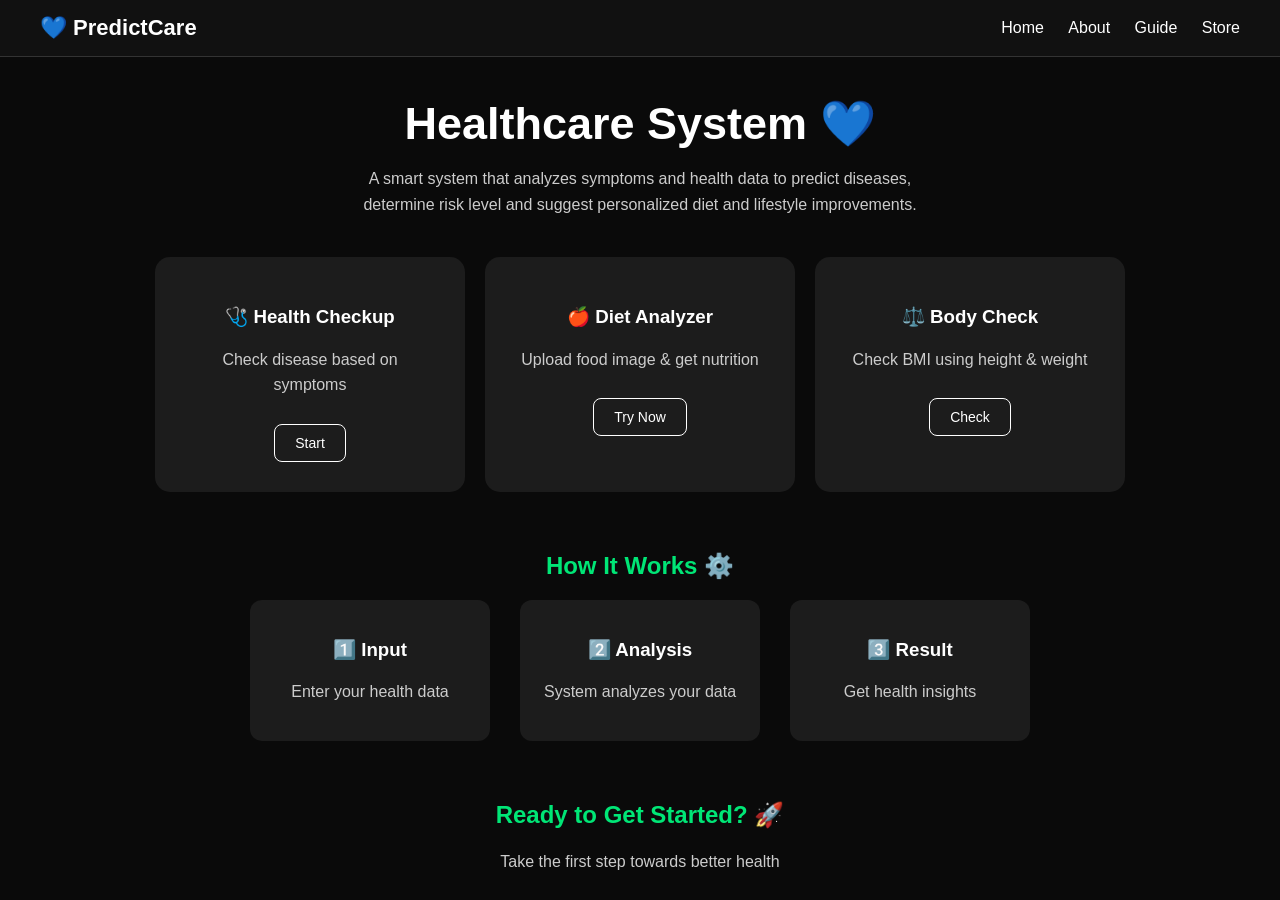
<file: index.html>
<!DOCTYPE html>
<html lang="en">
<head>
<meta charset="UTF-8">
<title>Healthcare System</title>
<link rel="stylesheet" href="style.css">
</head>
<body>

<!-- ============ NAVBAR ============ -->
<div class="navbar">
    <div class="logo" onclick="showPage('home')">💙 PredictCare</div>
    <div class="nav-links">
        <a onclick="showPage('home')">Home</a>
        <a onclick="showPage('about')">About</a>
        <a onclick="showPage('guide')">Guide</a>
        <a onclick="showPage('store')">Store</a>
    </div>
</div>

<!-- ============ HOME ============ -->
<div id="home" class="page active">
    <div class="main">
        <h1>Healthcare System 💙</h1>
        <p>
            A smart system that analyzes symptoms and health data to predict diseases,<br>
            determine risk level and suggest personalized diet and lifestyle improvements.
        </p>
    </div>

    <div class="cards">
        <div class="box">
            <h3>🩺 Health Checkup</h3>
            <p>Check disease based on symptoms</p>
            <button onclick="showPage('health')">Start</button>
        </div>
        <div class="box">
            <h3>🍎 Diet Analyzer</h3>
            <p>Upload food image &amp; get nutrition</p>
            <button onclick="showPage('diet')">Try Now</button>
        </div>
        <div class="box">
            <h3>⚖️ Body Check</h3>
            <p>Check BMI using height &amp; weight</p>
            <button onclick="showPage('bmi')">Check</button>
        </div>
    </div>

    <div class="section">
        <h2>How It Works ⚙️</h2>
        <div class="steps">
            <div class="step"><h3>1️⃣ Input</h3><p>Enter your health data</p></div>
            <div class="step"><h3>2️⃣ Analysis</h3><p>System analyzes your data</p></div>
            <div class="step"><h3>3️⃣ Result</h3><p>Get health insights</p></div>
        </div>
    </div>

    <div class="section">
        <h2>Ready to Get Started? 🚀</h2>
        <p>Take the first step towards better health</p>
    </div>
</div>

<!-- ============ ABOUT ============ -->
<div id="about" class="page">
    <div class="container">
        <h1>About my Healthcare System</h1>
        <p>
            This project is a smart healthcare platform designed to help users understand their health
            using simple inputs like symptoms, food images, and body measurements.
            It uses logical models and AI-based concepts to generate useful health insights.
        </p>

        <h2>🚀 Features</h2>
        <div class="info-box">
            <h3>🩺 Health Checkup</h3>
            <p>Analyze symptoms and predict possible diseases with risk level and suggestions.</p>
        </div>
        <div class="info-box">
            <h3>🍎 Diet Analyzer</h3>
            <p>Upload food images and get nutrition details like protein, carbs, fiber, and calories.</p>
        </div>
        <div class="info-box">
            <h3>⚖️ Body Check (BMI)</h3>
            <p>Check your BMI using height and weight and get personalized suggestions.</p>
        </div>

        <h2>⚙️ How It Works</h2>
        <ul>
            <li>User enters data (symptoms, food, body details)</li>
            <li>System analyzes inputs using logic</li>
            <li>Predictions and suggestions are generated</li>
            <li>User gets easy-to-understand results</li>
        </ul>

        <h2>💻 Technologies Used</h2>
        <ul>
            <li>Python (Flask)</li>
            <li>HTML, CSS</li>
            <li>Basic AI Logic</li>
        </ul>

        <h2>🎯 Purpose</h2>
        <p>
            The main goal of this project is to make health awareness simple and accessible.
            It helps users take early steps towards better health by understanding their body.
        </p>
    </div>
</div>

<!-- ============ GUIDE ============ -->
<div id="guide" class="page">
    <div class="container">
        <h1>📖 User Guide</h1>
        <p>This guide will help you understand how to use each feature of the Healthcare System step by step.</p>

        <h2>🩺 Health Checkup Guide</h2>
        <div class="info-box">
            <p>👉 Enter your age</p>
            <p>👉 Select symptoms (like fever, headache, etc.)</p>
            <p>👉 Choose duration of symptoms</p>
            <p>👉 Click <b>Analyze</b></p>
            <p>👉 Get disease prediction, risk level &amp; suggestions</p>
        </div>

        <h2>🍎 Diet Analyzer Guide</h2>
        <div class="info-box">
            <p>👉 Upload food image</p>
            <p>👉 Select food type from dropdown</p>
            <p>👉 Click <b>Analyze Food</b></p>
            <p>👉 Get nutrition details (protein, carbs, fiber, calories)</p>
            <p>👉 Get diet suggestions</p>
        </div>

        <h2>⚖️ Body Check (BMI) Guide</h2>
        <div class="info-box">
            <p>👉 Enter your height (in cm)</p>
            <p>👉 Enter your weight (in kg)</p>
            <p>👉 Click <b>Check BMI</b></p>
            <p>👉 Get BMI value + health category</p>
            <p>👉 Receive fitness suggestions</p>
        </div>

        <h2>💡 Tips for Best Results</h2>
        <ul>
            <li>✔ Enter correct data for accurate results</li>
            <li>✔ Select appropriate symptoms</li>
            <li>✔ Choose correct food type</li>
            <li>✔ Use this system for awareness, not medical diagnosis</li>
        </ul>

        <h2>⚠️ Important Note</h2>
        <p>
            This system provides predictions based on logic and AI concepts. It is not a substitute for professional medical advice.
            Always consult a doctor for serious health conditions.
        </p>
    </div>
</div>

<!-- ============ STORE ============ -->
<div id="store" class="page">
    <h1 style="text-align:center; margin-top:30px;">🛒 Smart Health Store</h1>
    <div class="store-container">
        <div class="card"><h3>🍎 Apple</h3><p>Rich in fiber and antioxidants. Helps improve digestion and supports heart health.</p><p><b>Recommended:</b> Daily consumption for immunity boost 💪</p></div>
        <div class="card"><h3>🍌 Banana</h3><p>Provides instant energy and contains potassium which helps in muscle function.</p><p><b>Recommended:</b> Before or after workout ⚡</p></div>
        <div class="card"><h3>🥛 Milk</h3><p>High in calcium and protein. Strengthens bones and teeth.</p><p><b>Recommended:</b> Daily for strong bones 🦴</p></div>
        <div class="card"><h3>🍗 Chicken</h3><p>Excellent source of protein for muscle growth and body repair.</p><p><b>Recommended:</b> For gym and strength 💪</p></div>
        <div class="card"><h3>💧 Water</h3><p>Essential for hydration, detoxification and proper body functioning.</p><p><b>Recommended:</b> 2-3 liters daily 🚰</p></div>
        <div class="card"><h3>🥕 Carrot</h3><p>Rich in vitamin A which improves eyesight and skin health.</p><p><b>Recommended:</b> For glowing skin ✨</p></div>
        <div class="card"><h3>🍊 Orange</h3><p>Loaded with vitamin C which boosts immunity and fights infections.</p><p><b>Recommended:</b> During cold &amp; flu 🤧</p></div>
        <div class="card"><h3>🥬 Spinach</h3><p>Rich in iron and nutrients that improve blood and energy levels.</p><p><b>Recommended:</b> For weakness and anemia 🩸</p></div>
        <div class="card"><h3>🥚 Eggs</h3><p>High-quality protein source for muscle repair and brain health.</p><p><b>Recommended:</b> Daily breakfast 🍳</p></div>
        <div class="card"><h3>🧃 Fresh Juice</h3><p>Provides vitamins and keeps the body hydrated and refreshed.</p><p><b>Recommended:</b> Morning detox 🌞</p></div>
        <div class="card"><h3>🥜 Dry Fruits</h3><p>Loaded with energy, vitamins and minerals for overall body strength.</p><p><b>Recommended:</b> For weakness &amp; energy boost ⚡</p></div>
        <div class="card"><h3>🐟 Fish</h3><p>High in protein and omega-3 fatty acids which improve brain and heart health.</p><p><b>Recommended:</b> For brain power &amp; muscle growth 🧠💪</p></div>
        <div class="card"><h3>🥑 Avocado</h3><p>Rich in healthy fats that support heart health and improve skin glow.</p><p><b>Recommended:</b> For weight gain &amp; healthy skin ✨</p></div>
        <div class="card"><h3>🍯 Honey</h3><p>Natural sweetener that boosts immunity and soothes throat.</p><p><b>Recommended:</b> For cold &amp; natural energy 🌿</p></div>
        <div class="card"><h3>🥦 Broccoli</h3><p>Rich in fiber and antioxidants that improve digestion and immunity.</p><p><b>Recommended:</b> For detox &amp; immunity 🛡️</p></div>
    </div>
</div>

<!-- ============ HEALTH ============ -->
<div id="health" class="page">
    <div class="form-container">
        <h1>Health Checkup</h1>
        <form onsubmit="analyzeHealth(event)">
            <input type="number" id="age" placeholder="Enter Age">
            <div class="symptom-grid">
                <label><input type="checkbox" name="symptoms" value="fever"> Fever</label>
                <label><input type="checkbox" name="symptoms" value="cough"> Cough</label>
                <label><input type="checkbox" name="symptoms" value="fatigue"> Fatigue</label>
                <label><input type="checkbox" name="symptoms" value="headache"> Headache</label>
                <label><input type="checkbox" name="symptoms" value="dizziness"> Dizziness</label>
                <label><input type="checkbox" name="symptoms" value="nausea"> Nausea</label>
                <label><input type="checkbox" name="symptoms" value="vomiting"> Vomiting</label>
                <label><input type="checkbox" name="symptoms" value="acidity"> Acidity</label>
                <label><input type="checkbox" name="symptoms" value="body pain"> Body Pain</label>
                <label><input type="checkbox" name="symptoms" value="weakness"> Weakness</label>
                <label><input type="checkbox" name="symptoms" value="sleep problems"> Sleep Problems</label>
                <label><input type="checkbox" name="symptoms" value="anxiety"> Anxiety</label>
                <label><input type="checkbox" name="symptoms" value="chest pain"> Chest Pain</label>
                <label><input type="checkbox" name="symptoms" value="breathing issue"> Breathing Issue</label>
                <label><input type="checkbox" name="symptoms" value="loss of appetite"> Loss of Appetite</label>
            </div>
            <select id="duration">
                <option>1-2 days</option>
                <option>3-5 days</option>
                <option>1 week+</option>
            </select>
            <br>
            <button type="submit">Analyze</button>
        </form>
    </div>
</div>

<!-- ============ HEALTH RESULT ============ -->
<div id="health-result" class="page">
    <h1 style="text-align:center;">🩺 Health Report</h1>
    <div class="result-box">
        <div class="result-section">
            <h3>🧠 Possible Condition</h3>
            <div id="result-conditions"></div>
        </div>
        <div class="result-section">
            <h3>⚠️ Risk Level</h3>
            <p id="result-risk"></p>
        </div>
        <div class="result-section">
            <h3>💡 Suggestions</h3>
            <div id="result-suggestions"></div>
        </div>
        <div style="text-align:center;">
            <a class="btn" onclick="showPage('health')">🔁 Check Again</a>
        </div>
    </div>
</div>

<!-- ============ DIET ============ -->
<div id="diet" class="page">
    <h1 style="text-align:center;">🍎 Diet Analyzer</h1>
    <div class="form-box">
        <form onsubmit="analyzeDiet(event)">
            <input type="file" name="food_image" required>
            <select id="food_type" required>
                <option value="">Select Food Type</option>
                <option value="apple">Apple / Fruit</option>
                <option value="rice">Rice</option>
                <option value="milk">Milk</option>
                <option value="burger">Burger / Junk Food</option>
                <option value="chicken">Chicken / Protein</option>
            </select>
            <br>
            <button type="submit">Analyze Food</button>
        </form>
    </div>
</div>

<!-- ============ DIET RESULT ============ -->
<div id="diet-result" class="page">
    <h1 style="text-align:center;">🍽️ Diet Report</h1>
    <div class="form-box" style="text-align:left;">
        <p><b>Food:</b> <span id="d-food"></span></p>
        <p><b>Protein:</b> <span id="d-protein"></span></p>
        <p><b>Carbs:</b> <span id="d-carbs"></span></p>
        <p><b>Fiber:</b> <span id="d-fiber"></span></p>
        <p><b>Calories:</b> <span id="d-calories"></span></p>
        <hr style="margin: 20px 0; border: 1px solid #444;">
        <p><b>💡 Suggestion:</b> <span id="d-suggestion"></span></p>
        <div style="text-align:center;">
            <a class="btn" onclick="showPage('diet')">🔁 Check Again</a>
        </div>
    </div>
</div>

<!-- ============ BMI ============ -->
<div id="bmi" class="page">
    <h1 style="text-align:center;">⚖️ Body Check (BMI)</h1>
    <div class="form-box">
        <form onsubmit="calcBMI(event)">
            <input type="number" id="height" placeholder="Enter Height (cm)" required>
            <input type="number" id="weight" placeholder="Enter Weight (kg)" required>
            <br>
            <button type="submit">Check BMI</button>
        </form>
        <div id="bmi-result"></div>
    </div>
</div>

<script src="script.js"></script>

</body>
</html>
</file>
<file: style.css>
body {
    background: #0a0a0a;
    color: white;
    font-family: Arial;
    margin: 0;
}

/* NAVBAR */
.navbar {
    display: flex;
    justify-content: space-between;
    align-items: center;
    padding: 15px 40px;
    background: #111;
    border-bottom: 1px solid #333;
}

.logo {
    font-size: 22px;
    font-weight: bold;
    cursor: pointer;
}

.nav-links a {
    color: white;
    margin-left: 20px;
    text-decoration: none;
    cursor: pointer;
    transition: 0.3s;
}

.nav-links a:hover {
    color: #00e676;
}

/* PAGE HANDLING */
.page { display: none; }
.page.active { display: block; }

/* HOME */
.main {
    text-align: center;
    margin-top: 40px;
}

.cards {
    display: flex;
    justify-content: center;
    gap: 20px;
    flex-wrap: wrap;
    margin-top: 40px;
}

.box {
    background: #1c1c1c;
    padding: 30px;
    border-radius: 15px;
    width: 250px;
    text-align: center;
    transition: 0.3s;
}

.box:hover {
    transform: scale(1.05);
    box-shadow: 0 0 20px rgba(255,255,255,0.2);
}

button, .btn {
    margin-top: 10px;
    padding: 10px 20px;
    border: 1px solid white;
    background: transparent;
    color: white;
    border-radius: 8px;
    cursor: pointer;
    text-decoration: none;
    display: inline-block;
    transition: 0.3s;
    font-size: 14px;
}

button:hover, .btn:hover {
    background: white;
    color: black;
    transform: scale(1.05);
}

.section {
    text-align: center;
    margin-top: 60px;
}

.steps {
    display: flex;
    justify-content: center;
    gap: 30px;
    flex-wrap: wrap;
    margin-top: 20px;
}

.step {
    background: #1c1c1c;
    padding: 20px;
    border-radius: 12px;
    width: 200px;
    transition: 0.3s;
}

.step:hover {
    transform: scale(1.05);
    box-shadow: 0 0 15px rgba(255,255,255,0.2);
}

/* CONTAINER */
.container {
    max-width: 1000px;
    margin: auto;
    padding: 40px;
}

h1 { font-size: 45px; margin-bottom: 10px; }
h2 { margin-top: 40px; color: #00e676; }
p  { color: #ccc; line-height: 1.6; }
ul { color: #ccc; }

.info-box {
    background: #1c1c1c;
    padding: 20px;
    border-radius: 12px;
    margin-top: 20px;
    transition: 0.3s;
}

.info-box:hover {
    transform: scale(1.02);
    box-shadow: 0 0 15px #00e676;
}

/* HEALTH PAGE */
.form-container {
    max-width: 900px;
    margin: auto;
    text-align: center;
}

input, select {
    padding: 10px;
    margin: 10px;
    border-radius: 6px;
    border: none;
    background: #1e1e1e;
    color: white;
}

.symptom-grid {
    display: grid;
    grid-template-columns: repeat(3, 1fr);
    gap: 15px;
    margin-top: 20px;
}

.symptom-grid label {
    background: #1e1e1e;
    padding: 10px;
    border-radius: 8px;
    cursor: pointer;
    transition: 0.3s;
}

.symptom-grid label:hover {
    background: #333;
}

/* FORM BOX (BMI / DIET) */
.form-box {
    background: #1c1c1c;
    padding: 40px;
    border-radius: 15px;
    width: 400px;
    margin: 50px auto;
    text-align: center;
    transition: 0.3s;
}

.form-box:hover { transform: scale(1.03); }

.form-box input, .form-box select {
    width: 80%;
    padding: 10px;
    margin: 15px;
    border-radius: 8px;
    border: none;
    background: #333;
    color: white;
}

/* RESULT BOXES */
.result-box {
    background: #1c1c1c;
    padding: 30px;
    border-radius: 15px;
    width: 500px;
    margin: 50px auto;
    animation: fadeIn 0.6s ease;
}

.result-section {
    margin-top: 20px;
    text-align: left;
}

.bmi-result-box {
    margin-top: 25px;
    padding: 20px;
    border-radius: 10px;
    animation: fadeIn 0.6s ease;
}

@keyframes fadeIn {
    from { opacity: 0; transform: translateY(20px); }
    to   { opacity: 1; }
}

/* STORE */
.store-container {
    display: flex;
    flex-wrap: wrap;
    justify-content: center;
    gap: 25px;
    margin: 40px;
}

.card {
    background: #1c1c1c;
    padding: 20px;
    border-radius: 15px;
    width: 260px;
    transition: 0.3s;
}

.card:hover {
    transform: scale(1.05);
    box-shadow: 0 0 15px rgba(255,255,255,0.2);
}

.card h3 { margin-bottom: 10px; }
.card p  { color: #ccc; font-size: 14px; }
</file>
